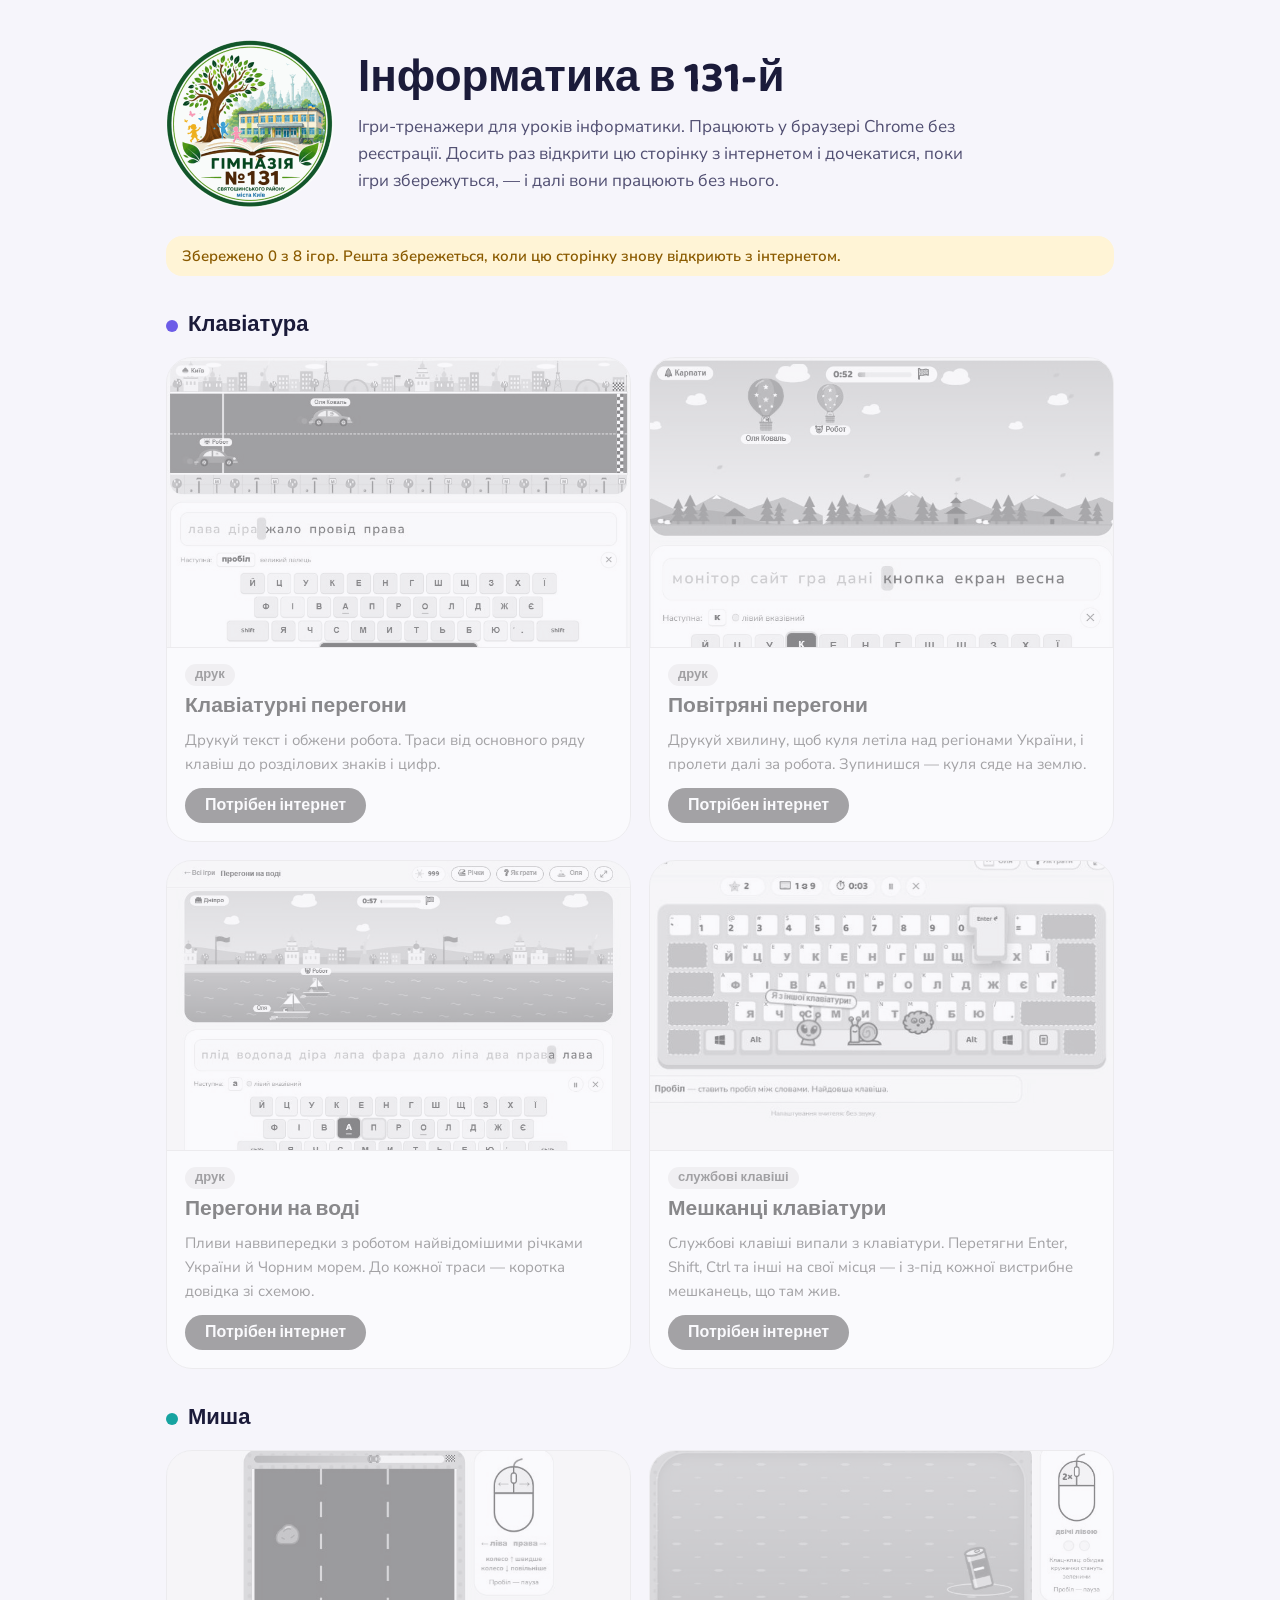
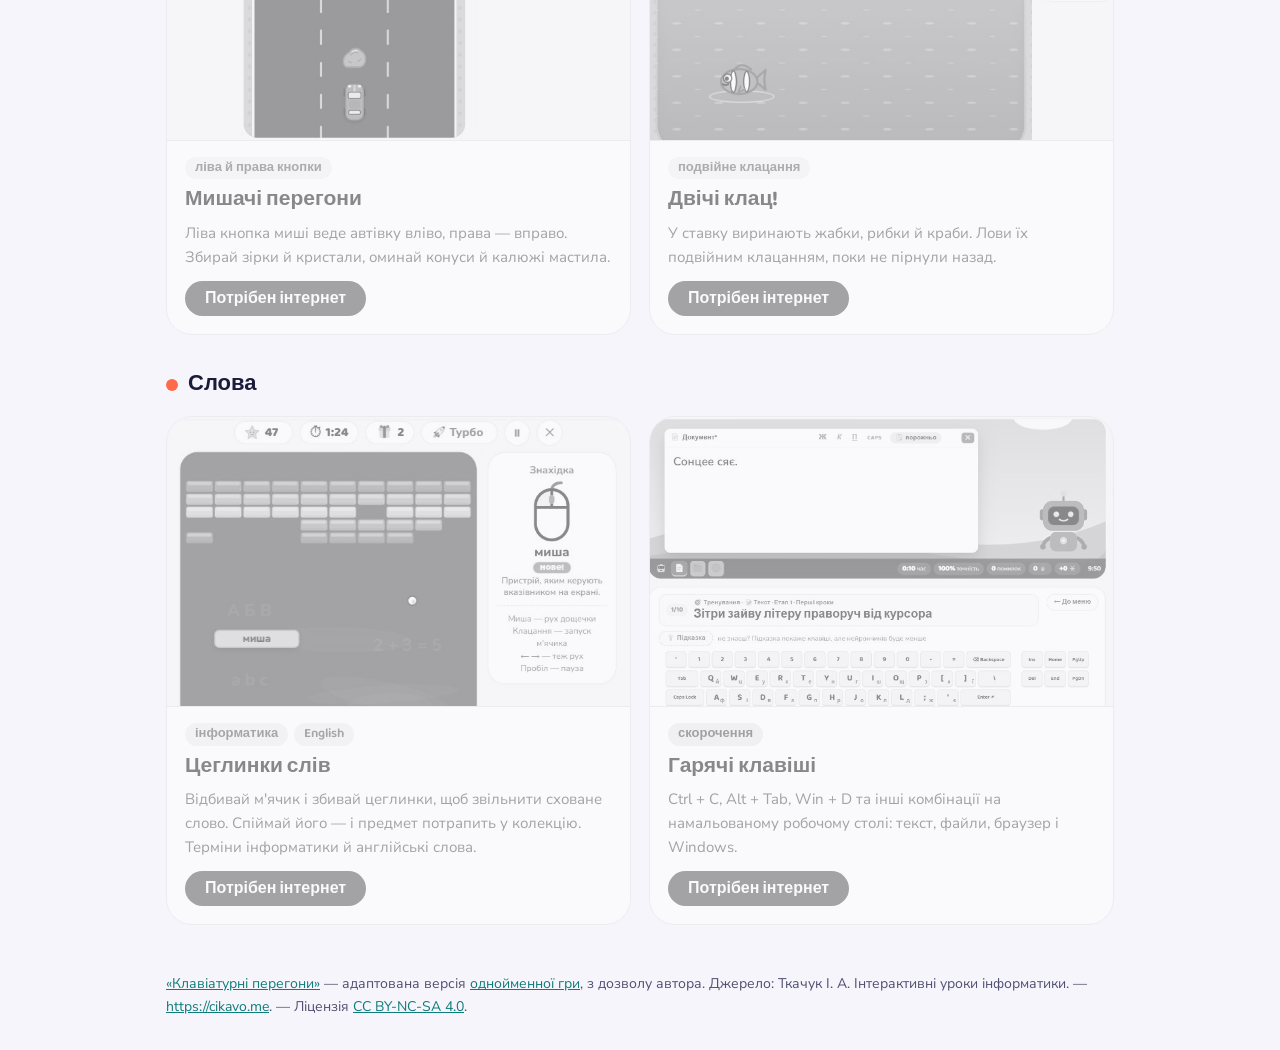
<file: index.html>
<!DOCTYPE html>
<html lang="uk">
<head>
<meta charset="UTF-8">
<meta name="viewport" content="width=device-width, initial-scale=1.0">
<title>Інформатика в 131-й</title>
<meta name="description" content="Ігри-тренажери для уроків інформатики: миша, клавіатура, гарячі клавіші, терміни й англійські слова.">
<link href="fonts/fonts.css" rel="stylesheet">
<link rel="manifest" href="manifest.webmanifest">   <!-- каталог можна встановити як програму -->
<link rel="icon" type="image/png" href="icons/icon-192.png">
<link rel="apple-touch-icon" href="icons/icon-192.png">
<meta name="theme-color" content="#16A3A0">
<script src="/lock.js"></script>   <!-- ігри відкриваються кодом уроку, див. lock.js -->
<style>
  :root{
    --bg:#F6F5FB; --ink:#1B1B3A; --ink-soft:#514F72; --surface:#FFFFFF; --line:#E4E1F5;
    --purple:#6C5CE7; --teal:#16A3A0; --teal-dark:#0E7C7A; --coral:#FF6B4A; --yellow:#FFC93C; --blue:#2D9CDB;
    --radius-m:16px; --radius-l:26px;
  }
  *{box-sizing:border-box;}
  body{margin:0; background:var(--bg); color:var(--ink); font-family:'Nunito Sans',sans-serif; line-height:1.6; -webkit-font-smoothing:antialiased;}
  h1,h2{font-family:'Baloo 2',sans-serif; font-weight:700; margin:0; color:var(--ink);}
  .container{max-width:980px; margin:0 auto; padding:0 16px;}

  /* Емблема ліворуч від заголовка й опису; на телефоні опис переходить під емблему */
  header.container{padding-top:40px; padding-bottom:8px;}
  header{display:grid; grid-template-columns:auto 1fr; grid-template-areas:"logo title" "logo text"; align-content:center; column-gap:24px;}
  header .emblem{grid-area:logo; align-self:center; width:168px; height:168px;}
  header h1{grid-area:title; align-self:end;}
  header p{grid-area:text;}
  @media (max-width:520px){
    header.container{padding-top:24px;}
    header{grid-template-areas:"logo title" "text text"; column-gap:14px;}
    header .emblem{width:72px; height:72px;}
    header h1{align-self:center;}
  }
  header h1{font-size:clamp(30px, 6vw, 44px); line-height:1.15;}
  header p{margin:8px 0 0; color:var(--ink-soft); font-size:17px; max-width:620px;}

  /* Розділи: «Миша», «Клавіатура» */
  .section-title{display:flex; align-items:center; gap:10px; margin:32px 0 14px; font-size:22px;}
  .section-title .dot{width:12px; height:12px; border-radius:50%; background:var(--teal);}
  .section-title.keys .dot{background:var(--purple);}
  .section-title.words .dot{background:var(--coral);}
  /* Одна гра в розділі — картка завширшки як у розділах з двома */
  @media (min-width:620px){ .grid > .card:only-child{max-width:calc(50% - 9px);} }

  .grid{display:grid; grid-template-columns:repeat(auto-fit, minmax(280px, 1fr)); gap:18px;}
  /* Чотири гри в розділі — по дві в ряд, а не три й одна */
  @media (min-width:620px){ .grid:has(> .card:nth-child(4):last-child){grid-template-columns:repeat(2, 1fr);} }
  .card{display:flex; flex-direction:column; background:var(--surface); border:1.5px solid var(--line); border-radius:var(--radius-l);
        overflow:hidden; color:inherit; text-decoration:none; transition:transform .15s, box-shadow .15s, border-color .15s;}
  .card:hover, .card:focus-visible{transform:translateY(-3px); box-shadow:0 10px 24px rgba(27,27,58,.10); border-color:var(--teal); outline:none;}
  .card img{display:block; width:100%; aspect-ratio:16/10; object-fit:cover; object-position:top; background:var(--line); border-bottom:1.5px solid var(--line);}
  .card-body{display:flex; flex-direction:column; gap:8px; padding:16px 18px 18px; flex:1;}
  .card h2{font-size:21px; line-height:1.2;}
  .card p{margin:0; color:var(--ink-soft); font-size:15px; flex:1;}
  .tags{display:flex; gap:6px; flex-wrap:wrap;}
  .tag{font-family:'Baloo 2',sans-serif; font-weight:600; font-size:13px; padding:1px 10px; border-radius:999px; background:#E3F7F6; color:var(--teal-dark);}
  .tag.keys{background:#ECE9FD; color:#5340c9;}
  .tag.words{background:#FFEDE8; color:#C2410C;}
  .play{align-self:flex-start; margin-top:4px; font-family:'Baloo 2',sans-serif; font-weight:700; font-size:16px; color:#fff; background:var(--teal);
        border-radius:999px; padding:5px 20px;}
  .card:hover .play{background:var(--teal-dark);}

  /* Збереження ігор для роботи без інтернету: хід під заголовком, незбережені ігри без інтернету — бляклі */
  .save-note{margin:20px 0 0; padding:8px 16px; border-radius:var(--radius-m); background:#E3F7F6; color:var(--teal-dark); font-weight:600; font-size:15px;}
  .save-note.warn{background:#FFF4D6; color:#8A5A00;}
  .card.no-offline{opacity:.5; filter:grayscale(1);}
  .card.no-offline .play{background:var(--ink-soft);}

  footer.container{margin-top:48px; margin-bottom:32px;}
  footer{color:var(--ink-soft); font-size:14px;}
  footer a{color:var(--teal-dark);}
</style>
</head>
<body>

<header class="container">
  <img class="emblem" src="img/emblem.png" alt="Емблема гімназії № 131 Святошинського району міста Києва">
  <h1>Інформатика в 131-й</h1>
  <p>Ігри-тренажери для уроків інформатики. Працюють у браузері Chrome без реєстрації. Досить раз відкрити цю сторінку з інтернетом і дочекатися, поки ігри збережуться, — і далі вони працюють без нього.</p>
</header>

<main class="container">
  <p class="save-note" id="saveNote" hidden></p>

  <h2 class="section-title keys"><span class="dot"></span>Клавіатура</h2>
  <div class="grid">
    <a class="card" href="/typing-race-kids/">
      <img src="img/typing-race-kids.jpg" alt="Клавіатурні перегони: траса з автівкою учня й роботом" loading="lazy">
      <div class="card-body">
        <div class="tags"><span class="tag keys">друк</span></div>
        <h2>Клавіатурні перегони</h2>
        <p>Друкуй текст і обжени робота. Траси від основного ряду клавіш до розділових знаків і цифр.</p>
        <span class="play">Грати</span>
      </div>
    </a>
    <a class="card" href="/balloon-race-kids/">
      <img src="img/balloon-race-kids.jpg" alt="Повітряні перегони: повітряні кулі учня й робота над Карпатами" loading="lazy">
      <div class="card-body">
        <div class="tags"><span class="tag keys">друк</span></div>
        <h2>Повітряні перегони</h2>
        <p>Друкуй хвилину, щоб куля летіла над регіонами України, і пролети далі за робота. Зупинишся — куля сяде на землю.</p>
        <span class="play">Грати</span>
      </div>
    </a>
    <a class="card" href="/water-race-kids/">
      <img src="img/water-race-kids.jpg" alt="Перегони на воді: вітрильники учня й робота на Дніпрі біля київських круч" loading="lazy">
      <div class="card-body">
        <div class="tags"><span class="tag keys">друк</span></div>
        <h2>Перегони на воді</h2>
        <p>Пливи наввипередки з роботом найвідомішими річками України й Чорним морем. До кожної траси — коротка довідка зі схемою.</p>
        <span class="play">Грати</span>
      </div>
    </a>
    <a class="card" href="/keyboard-residents-kids/">
      <img src="img/keyboard-residents-kids.jpg" alt="Мешканці клавіатури: з-під щойно поставленого Пробілу вистрибують мешканці, а Enter несуть на його місце" loading="lazy">
      <div class="card-body">
        <div class="tags"><span class="tag keys">службові клавіші</span></div>
        <h2>Мешканці клавіатури</h2>
        <p>Службові клавіші випали з клавіатури. Перетягни Enter, Shift, Ctrl та інші на свої місця — і з-під кожної вистрибне мешканець, що там жив.</p>
        <span class="play">Грати</span>
      </div>
    </a>
  </div>

  <h2 class="section-title"><span class="dot"></span>Миша</h2>
  <div class="grid">
    <a class="card" href="/mouse-race-kids/">
      <img src="img/mouse-race-kids.jpg" alt="Мишачі перегони: автівка на дорозі з зірками й перешкодами" loading="lazy">
      <div class="card-body">
        <div class="tags"><span class="tag">ліва й права кнопки</span></div>
        <h2>Мишачі перегони</h2>
        <p>Ліва кнопка миші веде автівку вліво, права — вправо. Збирай зірки й кристали, оминай конуси й калюжі мастила.</p>
        <span class="play">Грати</span>
      </div>
    </a>
    <a class="card" href="/double-click-kids/">
      <img src="img/double-click-kids.jpg" alt="Двічі клац!: ставок, з якого виринають жабки й рибки" loading="lazy">
      <div class="card-body">
        <div class="tags"><span class="tag">подвійне клацання</span></div>
        <h2>Двічі клац!</h2>
        <p>У ставку виринають жабки, рибки й краби. Лови їх подвійним клацанням, поки не пірнули назад.</p>
        <span class="play">Грати</span>
      </div>
    </a>
  </div>

  <h2 class="section-title words"><span class="dot"></span>Слова</h2>
  <div class="grid">
    <a class="card" href="/word-bricks-kids/">
      <img src="img/word-bricks-kids.jpg" alt="Цеглинки слів: стіна цеглинок, падаюче слово «миша» й знайдений предмет" loading="lazy">
      <div class="card-body">
        <div class="tags"><span class="tag words">інформатика</span><span class="tag words">English</span></div>
        <h2>Цеглинки слів</h2>
        <p>Відбивай м'ячик і збивай цеглинки, щоб звільнити сховане слово. Спіймай його — і предмет потрапить у колекцію. Терміни інформатики й англійські слова.</p>
        <span class="play">Грати</span>
      </div>
    </a>
    <a class="card" href="/hot-keys/">
      <img src="img/hot-keys.jpg" alt="Гарячі клавіші: намальований робочий стіл із вікном документа" loading="lazy">
      <div class="card-body">
        <div class="tags"><span class="tag keys">скорочення</span></div>
        <h2>Гарячі клавіші</h2>
        <p>Ctrl + C, Alt + Tab, Win + D та інші комбінації на намальованому робочому столі: текст, файли, браузер і Windows.</p>
        <span class="play">Грати</span>
      </div>
    </a>
  </div>

</main>

<footer class="container">
  <a href="/typing-race-kids/">«Клавіатурні перегони»</a> — адаптована версія <a href="https://cikavo.me/labs/typing-race/">однойменної гри</a>, з дозволу автора. Джерело: Ткачук І. А. Інтерактивні уроки інформатики. — <a href="https://cikavo.me">https://cikavo.me</a>. — Ліцензія <a href="https://creativecommons.org/licenses/by-nc-sa/4.0/deed.uk">CC BY-NC-SA 4.0</a>.
  <!-- Поки замок вимкнено (ENABLED у lock.js), посилання на код уроку не показуємо:
  <br><a href="/teacher/">Для вчителя: код уроку</a> -->
</footer>

<script>
// Офлайн-режим: після першого відкриття з інтернетом каталог відкривається й без мережі (див. sw.js).
// Заразом реєструємо власні sw.js усіх ігор з карток: кожна гра зберігає себе так, ніби її вже відкрили.
// По одній, а не всі разом: на слабкому інтернеті вісім одночасних завантажень не закінчує жодне, а так за коротке
// відкриття встигають хоч кілька ігор, решта — наступного разу (що вже завантажено, sw.js гри не завантажує вдруге).
if('serviceWorker' in navigator && location.protocol.startsWith('http')){
  const note = document.getElementById('saveNote');
  const cards = [...document.querySelectorAll('a.card')];
  const say = (text, warn)=>{ note.textContent = text; note.hidden = !text; note.classList.toggle('warn', !!warn); };
  // Нова версія sw.js встановлюється (сама завантажує змінені файли) — чекаємо, доки встановиться або відпаде.
  // Кожен файл sw.js чекає не довше 30 с, тож хвилина — це вже щось, що від нас не залежить
  const settled = w=>new Promise(done=>{
    const t = setTimeout(done, 60000);
    const check = ()=>{ if(w.state === 'activated' || w.state === 'redundant'){ clearTimeout(t); done(); } };
    w.addEventListener('statechange', check);
    check();
  });
  // Версія та сама — просимо оновити збережену копію (разом зі спільними файлами сайту) і чекаємо відповіді: true — оновлено.
  // Старі sw.js не відповідають — тоді просто не чекаємо довше 20 с
  const refresh = w=>new Promise(done=>{
    const ch = new MessageChannel(), t = setTimeout(()=>done(false), 20000);
    ch.port1.onmessage = e=>{ clearTimeout(t); done(e.data === true); };
    w.postMessage('refresh', [ch.port2]);
  });
  // Збережені копії оновлюємо не частіше разу на годину: учні відкривають каталог багато разів за урок,
  // а свіжу версію гри й так приносить її відкриття з інтернетом. Нова версія sw.js встановлюється завжди
  const REFRESHED = 'site-refreshed', HOUR = 3600000;
  let due = true;
  try{ due = !(Date.now() - (+localStorage.getItem(REFRESHED) || 0) < HOUR); }catch(e){}
  let busy = false, allFresh = true;
  // true — гра (чи каталог) збережена на цьому комп'ютері й відкриється без інтернету
  // Встановлена версія при порожньому місці активної мала б увімкнутися одразу, але Chrome буває так і лишає її чекати
  // (бачили на keyboard-residents-kids: active немає, waiting — installed), і гра не працює без інтернету.
  // Тоді реєструємо гру заново: нова реєстрація бере вже збережені файли з кешу, нічого не качаючи вдруге
  const stuck = reg=>!reg.active && !reg.installing && !!reg.waiting;
  const renew = async (reg, url, opts)=>{ await reg.unregister(); return navigator.serviceWorker.register(url, opts); };
  async function keep(url, scope){
    const opts = scope ? { scope } : undefined;
    let reg;
    try{
      reg = await navigator.serviceWorker.register(url, opts);
      if(stuck(reg)) reg = await renew(reg, url, opts);
    }catch(e){ return false; }
    if(navigator.onLine){
      // update() — бо повторна реєстрація не перевіряє, чи змінився sw.js гри
      if(!reg.installing && !reg.waiting) await reg.update().catch(()=>{});
      const fresh = reg.installing || reg.waiting;
      if(fresh){
        await settled(fresh);
        if(stuck(reg)) try{ reg = await renew(reg, url, opts); const w = reg.installing || reg.waiting; if(w) await settled(w); }catch(e){}
      }
      else if(reg.active && due){ if(!await refresh(reg.active)) allFresh = false; }
    }
    return !!reg.active;
  }
  const n = cards.length;
  let saved = 0;
  const progress = ()=>say(`Зберігаю ігри для роботи без інтернету: ${saved} з ${n}. Не закривайте цю сторінку.`);
  const work = ()=>{ if(!busy){ busy = true; progress(); } };
  // Рядок — лише коли sw.js справді почав щось завантажувати (сам каже про це), а не на кожну перевірку
  try{ new BroadcastChannel('offline-save').onmessage = work; }catch(e){}
  (async ()=>{
    const online = navigator.onLine;
    await keep('sw.js');
    for(const a of cards){
      const ok = await keep(a.pathname + 'sw.js', a.pathname);
      if(ok) saved++;
      if(busy) progress();
      if(!ok){ a.classList.add('no-offline'); a.querySelector('.play').textContent = 'Потрібен інтернет'; }   // онлайн грати можна й так
    }
    if(online && due && allFresh && saved === n) try{ localStorage.setItem(REFRESHED, Date.now()); }catch(e){}
    if(saved === n){
      if(busy){ say('Усі ігри збережено: далі вони працюють і без інтернету.'); setTimeout(()=>say(''), 8000); }
      else say('');
    }else if(online) say(`Збережено ${saved} з ${n} ігор. Решта збережеться, коли цю сторінку знову відкриють з інтернетом.`, true);
    else say(`Без інтернету працюють ${saved} з ${n} ігор. Решта з'являться, коли цю сторінку відкриють з інтернетом.`, true);
  })();
}
</script>
</body>
</html>
</file>
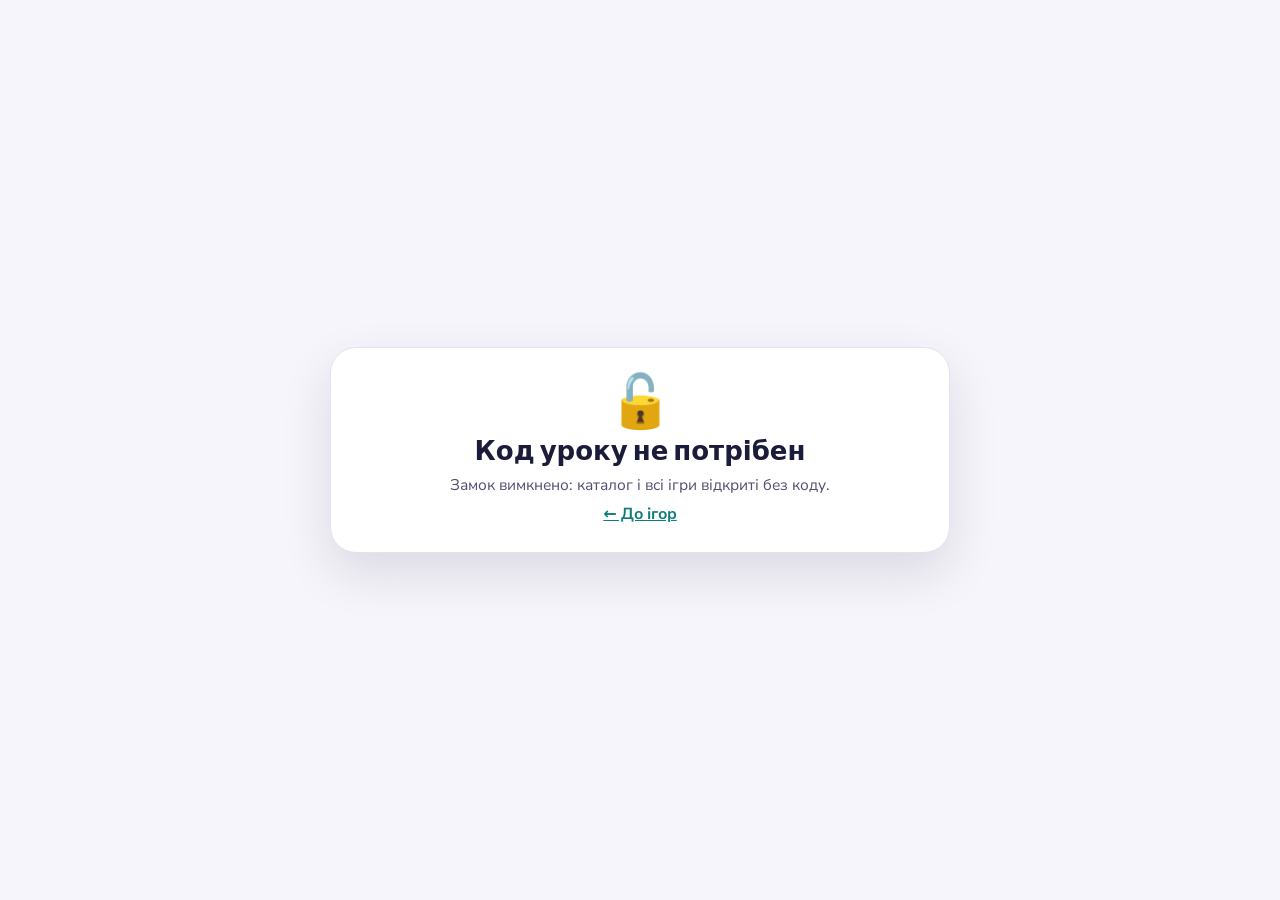
<file: teacher/index.html>
<!DOCTYPE html>
<html lang="uk">
<head>
<meta charset="UTF-8">
<meta name="viewport" content="width=device-width, initial-scale=1.0">
<title>Код уроку · Інформатика в 131-й</title>
<meta name="robots" content="noindex">
<link href="../fonts/fonts.css" rel="stylesheet">
<link rel="icon" type="image/png" href="../icons/icon-192.png">
<style>
  body{margin:0; min-height:100vh; display:flex; align-items:center; justify-content:center; padding:16px; box-sizing:border-box; background:#F6F5FB;}
  #teacher{width:100%; max-width:620px;}
  #teacher .ll-card{max-width:none;}
</style>
<!-- Сторінка вчителя: код уроку на сьогодні та відкрити чи закрити ігри на цьому комп'ютері. Уся логіка — у lock.js -->
<script src="../lock.js" data-teacher></script>
</head>
<body>
<main id="teacher"></main>
</body>
</html>
</file>
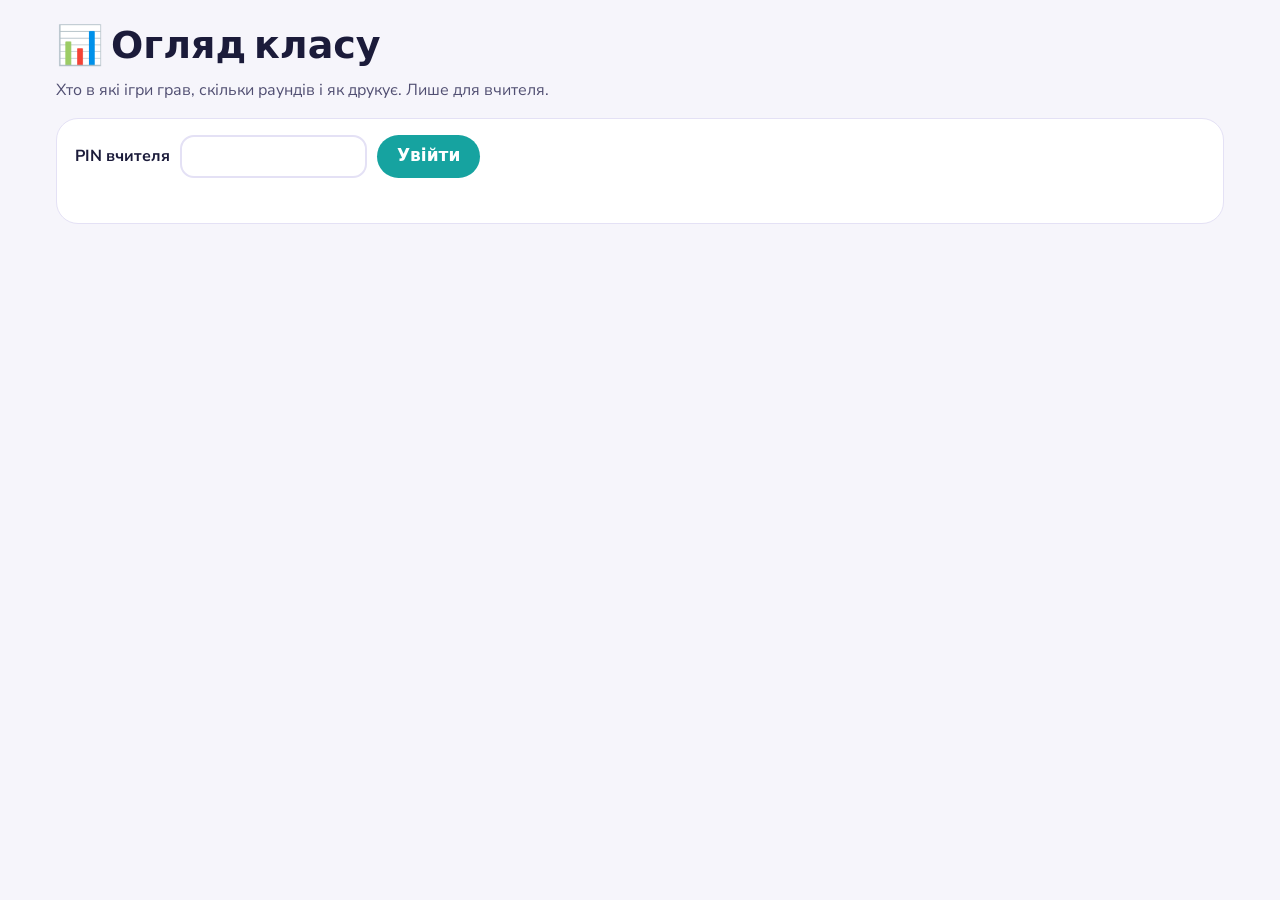
<file: teacher/class/index.html>
<!DOCTYPE html>
<html lang="uk">
<head>
<meta charset="UTF-8">
<meta name="viewport" content="width=device-width, initial-scale=1.0">
<title>Огляд класу · Інформатика в 131-й</title>
<meta name="robots" content="noindex">
<link href="../../fonts/fonts.css" rel="stylesheet">
<link rel="icon" type="image/png" href="../../icons/icon-192.png">
<!-- Огляд класу для вчителя: хто в які ігри грав, скільки раундів, бали, наліпки, швидкість друку й коли грав востаннє.
     Вхід — PIN вчителя (властивість скрипту TEACHER_PIN у Google Таблиці), не PIN класу. PIN ніде не зберігається:
     після оновлення сторінки його треба ввести знову. Дані — з аркуша «Прогрес» через /account.js -->
<script src="/account.js"></script>
<style>
  :root{--ink:#1B1B3A; --soft:#514F72; --teal:#16A3A0; --teal-d:#0E7C7A; --line:#E4E1F5; --bg:#F6F5FB; --coral:#C2410C;}
  *{box-sizing:border-box;}
  body{margin:0; min-height:100vh; background:var(--bg); color:var(--ink); font-family:'Nunito Sans',system-ui,sans-serif; line-height:1.45;}
  main{max-width:1200px; margin:0 auto; padding:20px 16px 40px;}
  h1{font-family:'Baloo 2',system-ui,sans-serif; font-weight:800; font-size:clamp(26px, 3.5vw, 38px); margin:0 0 4px;}
  .sub{color:var(--soft); margin:0 0 16px;}
  .card{background:#fff; border:1.5px solid var(--line); border-radius:22px; padding:16px 18px; margin-bottom:16px;}
  .bar{display:flex; flex-wrap:wrap; gap:10px; align-items:center;}
  input, select{font:inherit; font-size:17px; padding:7px 12px; border:2px solid var(--line); border-radius:14px; color:var(--ink); background:#fff;}
  input.pin{width:11em; letter-spacing:.15em; text-align:center; font-weight:700;}
  button{font-family:'Baloo 2',system-ui,sans-serif; font-weight:700; font-size:17px; border:none; border-radius:999px; padding:8px 20px; cursor:pointer; background:var(--teal); color:#fff;}
  button:hover{background:var(--teal-d);}
  .err{color:var(--coral); font-weight:700; min-height:1.4em; margin-top:6px;}
  .scroll{overflow-x:auto;}
  table{border-collapse:collapse; width:100%; font-size:15px; min-width:760px;}
  th, td{padding:7px 8px; border-bottom:1.5px solid var(--line); text-align:center; white-space:nowrap;}
  th{color:var(--soft); font-size:13px; font-weight:700; vertical-align:bottom;}
  th .gi{display:block; font-size:24px; font-family:'Segoe UI Emoji','Apple Color Emoji',sans-serif;}
  td.n, th.n{text-align:left;}
  td.n small{color:var(--soft);}
  td.z{color:#C9C6DC;}
  tr.old td{color:var(--soft);}
  tr.never td{color:#B3B0C8;}
  .stat{display:flex; flex-wrap:wrap; gap:18px; margin:4px 0 12px; color:var(--soft);}
  .stat b{font-family:'Baloo 2',system-ui,sans-serif; font-size:24px; color:var(--ink); margin-right:4px;}
  .note{color:var(--soft); font-size:14px; margin-top:10px;}
  [hidden]{display:none !important;}
</style>
</head>
<body>
<main>
  <h1>📊 Огляд класу</h1>
  <p class="sub">Хто в які ігри грав, скільки раундів і як друкує. Лише для вчителя.</p>

  <section class="card" id="login">
    <div class="bar"><b>PIN вчителя</b><input class="pin" id="tpin" type="password" inputmode="numeric" autocomplete="off"><button id="tpinBtn">Увійти</button></div>
    <div class="err" id="loginErr"></div>
  </section>

  <section class="card" id="pick" hidden>
    <div class="bar"><b>Клас</b><select id="cls"></select><button id="showBtn">Показати</button></div>
    <div class="err" id="pickErr"></div>
  </section>

  <section class="card" id="view" hidden>
    <div class="stat" id="stat"></div>
    <div class="scroll"><table id="table"></table></div>
    <p class="note">У клітинці гри — скільки раундів зіграно; наведіть мишу, щоб побачити бали, наліпки й дату. Зн/хв — звична швидкість друку з перегонів.
      Сірим — ті, хто не грав понад тиждень, блідим — ще жодного разу не входили.</p>
  </section>
</main>
<script>
(()=>{
  const $ = id=>document.getElementById(id);
  const esc = s=>String(s).replace(/[&<>"']/g, c=>({'&':'&amp;','<':'&lt;','>':'&gt;','"':'&quot;',"'":'&#39;'}[c]));
  const ERR = { pin:'PIN не підходить.', busy:'Забагато спроб. Зачекайте 10 хвилин.', 'no-teacher-pin':'PIN вчителя ще не задано: властивість TEACHER_PIN у скрипті таблиці (README каталогу).' };
  let tpin = '';
  if(!window.Account){ $('loginErr').textContent = 'Сторінка працює лише на сайті ігор.'; return; }
  const ask = async req=>{ try{ return await Account.api({ ...req, tpin }); }catch(e){ return { error:'net' }; } };
  const errText = r=>ERR[r.error] || 'Немає зв\'язку з сервером.';

  $('tpin').addEventListener('keydown', e=>{ if(e.key === 'Enter') $('tpinBtn').click(); });
  $('tpinBtn').addEventListener('click', async ()=>{
    tpin = $('tpin').value;
    $('loginErr').textContent = 'Перевіряю…';
    const r = await ask({ a:'teacherClasses' });
    if(!r.ok){ $('loginErr').textContent = errText(r); return; }
    $('loginErr').textContent = '';
    $('cls').innerHTML = r.classes.map(c=>`<option value="${esc(c.name)}">${esc(c.name)} · ${c.count} учн.</option>`).join('');
    $('login').hidden = true;
    $('pick').hidden = false;
  });
  $('showBtn').addEventListener('click', async ()=>{
    $('pickErr').textContent = 'Збираю дані…';
    const r = await ask({ a:'teacherOverview', cls:$('cls').value });
    if(!r.ok){ $('pickErr').textContent = errText(r); return; }
    $('pickErr').textContent = '';
    render(r.students);
  });

  const day = t=>t ? new Date(t).toLocaleDateString('uk', { day:'numeric', month:'short' }) : '';
  function render(list){
    const games = Account.games, week = Date.now() - 7 * 86400000;
    const active = list.filter(u=>u.last > week).length, joined = list.filter(u=>u.joined).length;
    const paces = list.map(u=>u.pace).filter(Boolean);
    $('stat').innerHTML = `<span><b>${list.length}</b>учнів</span><span><b>${joined}</b>увійшли в акаунт</span><span><b>${active}</b>грали цього тижня</span>` +
      (paces.length ? `<span><b>${Math.round(paces.reduce((a, b)=>a + b, 0) / paces.length)}</b>зн/хв у середньому</span>` : '');
    $('table').innerHTML = `<tr><th class="n">Учень</th><th>Востаннє</th><th>Зн/хв</th>${games.map(([, ico, name])=>`<th title="${esc(name)}"><span class="gi">${ico}</span></th>`).join('')}<th>Ігор</th></tr>` +
      list.map(u=>{
        const cls = !u.joined ? 'never' : u.last < week ? 'old' : '';
        const cells = games.map(([id])=>{
          const g = u.games[id];
          return g && g.r ? `<td title="${g.p} балів · ${g.s} наліпок · ${day(g.t)}">${g.r}</td>` : '<td class="z">·</td>';
        }).join('');
        const n = games.filter(([id])=>u.games[id]?.r || u.played.includes(id)).length;
        return `<tr class="${cls}"><td class="n">${esc(u.name)}${u.nick ? ` <small>${esc(u.nick)}</small>` : ''}</td>
          <td>${u.joined ? day(u.last) || '—' : 'ще ні'}</td><td>${u.pace || ''}</td>${cells}<td>${n}</td></tr>`;
      }).join('');
    $('view').hidden = false;
  }
})();
</script>
</body>
</html>
</file>
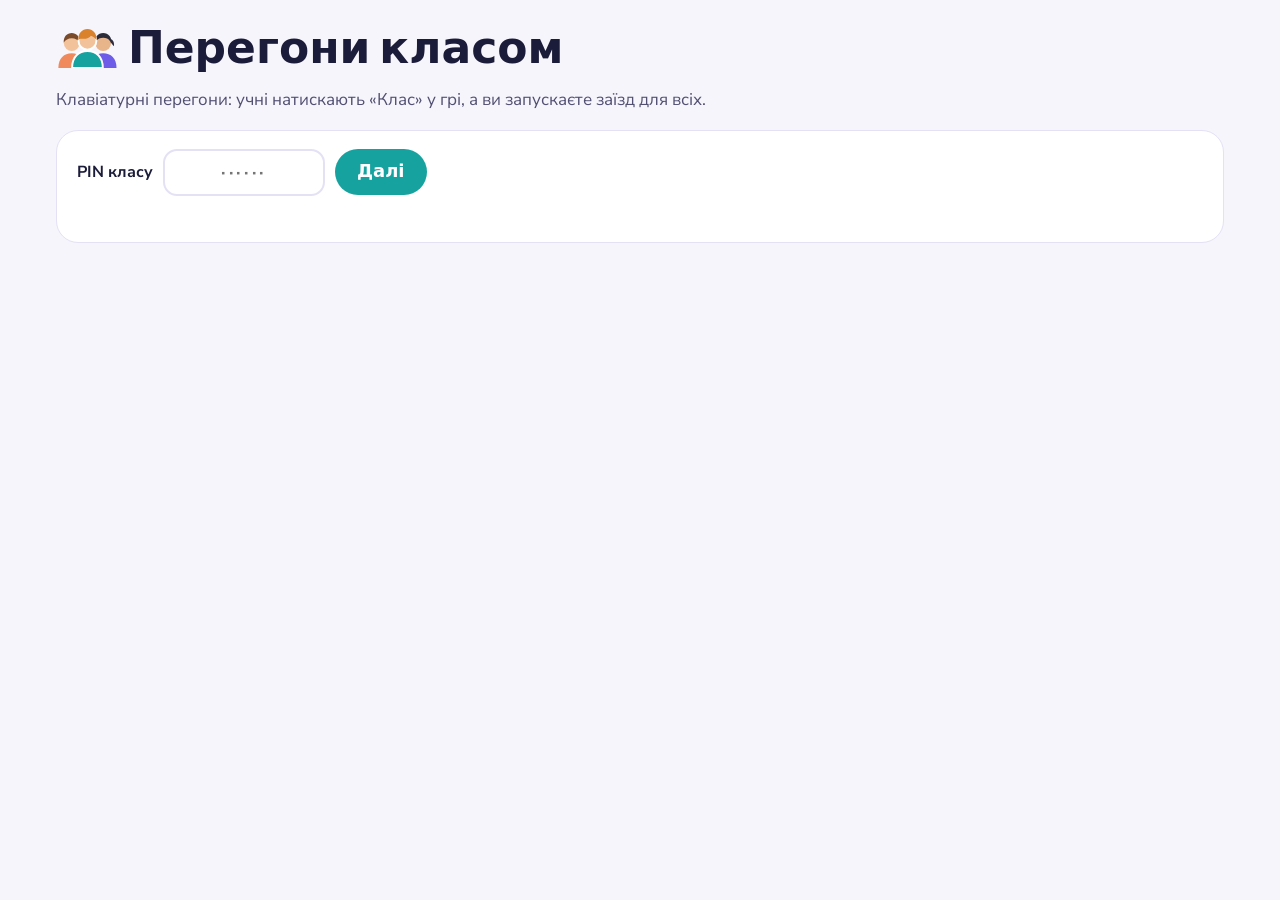
<file: teacher/race/index.html>
<!DOCTYPE html>
<html lang="uk">
<head>
<meta charset="UTF-8">
<meta name="viewport" content="width=device-width, initial-scale=1.0">
<title>Перегони класом · Інформатика в 131-й</title>
<meta name="robots" content="noindex">
<link href="../../fonts/fonts.css" rel="stylesheet">
<link rel="icon" type="image/png" href="../../icons/icon-192.png">
<!-- Перегони класом для вчителя й проєктора: учитель вводить PIN класу, відкриває заїзд, учні натискають «Клас» у грі
     й з'являються тут, «Старт» запускає відлік в усіх. Під час заїзду — усі учасники на одній трасі, потім таблиця місць.
     Дані — у базі Firebase через /duel.js; ключ класу дає /account.js за PIN. Захисту, окрім PIN класу, немає -->
<script src="/account.js"></script>
<script src="/duel.js"></script>
<script src="/classrace.js"></script>   <!-- лише заради значка «Клас» (троє дітей) -->
<style>
  :root{--ink:#1B1B3A; --soft:#514F72; --teal:#16A3A0; --teal-d:#0E7C7A; --line:#E4E1F5; --bg:#F6F5FB; --coral:#C2410C; --gold:#F5B700;}
  *{box-sizing:border-box;}
  body{margin:0; min-height:100vh; background:var(--bg); color:var(--ink); font-family:'Nunito Sans',system-ui,sans-serif; line-height:1.45;}
  main{max-width:1200px; margin:0 auto; padding:20px 16px 40px;}
  h1{font-family:'Baloo 2',system-ui,sans-serif; font-weight:800; font-size:clamp(28px, 4vw, 44px); margin:0 0 4px;}
  .sub{color:var(--soft); font-size:17px; margin:0 0 18px;}
  .card{background:#fff; border:1.5px solid var(--line); border-radius:22px; padding:18px 20px; margin-bottom:16px;}
  .bar{display:flex; flex-wrap:wrap; gap:10px; align-items:center;}
  input, select{font:inherit; font-size:18px; padding:8px 12px; border:2px solid var(--line); border-radius:14px; color:var(--ink); background:#fff;}
  input.pin{width:9em; letter-spacing:.2em; text-align:center; font-weight:700;}
  button{font-family:'Baloo 2',system-ui,sans-serif; font-weight:700; font-size:18px; border:none; border-radius:999px; padding:9px 22px; cursor:pointer; background:var(--teal); color:#fff;}
  button:hover{background:var(--teal-d);}
  button.light{background:#E3F7F6; color:var(--teal-d);}
  button.stop{background:#FDE7DF; color:var(--coral);}
  button:disabled{opacity:.45; cursor:default;}
  .err{color:var(--coral); font-weight:700; min-height:1.4em; margin-top:6px;}
  .state{font-family:'Baloo 2',system-ui,sans-serif; font-weight:700; font-size:clamp(22px, 3vw, 32px); margin:4px 0 12px;}
  .count{font-size:clamp(60px, 9vw, 110px); font-family:'Baloo 2',system-ui,sans-serif; font-weight:800; line-height:1; color:var(--teal-d);}
  .names{display:flex; flex-wrap:wrap; gap:8px; margin-top:12px;}
  .names span{background:var(--bg); border-radius:999px; padding:6px 14px; font-weight:700; font-size:clamp(16px, 1.8vw, 22px);}
  .track{display:flex; flex-direction:column; gap:6px;}
  .lane{display:grid; grid-template-columns:minmax(120px, 18%) 1fr 70px; gap:10px; align-items:center; font-size:clamp(15px, 1.7vw, 22px); font-weight:700;}
  .lane .name{overflow:hidden; text-overflow:ellipsis; white-space:nowrap;}
  .road{position:relative; height:clamp(20px, 2.6vw, 34px); background:#4B4B66; border-radius:10px; overflow:hidden;}
  .road::after{content:''; position:absolute; right:0; top:0; bottom:0; width:8px; background:repeating-linear-gradient(0deg, #fff 0 6px, #1B1B3A 6px 12px);}
  .road i{position:absolute; left:0; top:0; bottom:0; background:linear-gradient(90deg, #16A3A0, #6EE7E2); border-radius:10px; transition:width .35s linear;}
  .lane.done .road i{background:linear-gradient(90deg, #F5B700, #FFE27A);}
  .lane .place{text-align:right; color:var(--soft);}
  table{width:100%; border-collapse:collapse; font-size:clamp(17px, 2vw, 26px);}
  td, th{padding:8px 10px; text-align:left; border-bottom:1.5px solid var(--line);}
  th{color:var(--soft); font-size:.7em; font-weight:700;}
  td.n{width:3em; font-family:'Baloo 2',system-ui,sans-serif; font-weight:800;}
  tr.top td.n{color:var(--gold);}
  .muted{color:var(--soft);}
  [hidden]{display:none !important;}
</style>
</head>
<body>
<main>
  <h1><span class="ico"></span> Перегони класом</h1>
  <p class="sub">Клавіатурні перегони: учні натискають «Клас» у грі, а ви запускаєте заїзд для всіх.</p>

  <section class="card" id="login">
    <div class="bar"><b>PIN класу</b><input class="pin" id="pin" inputmode="numeric" autocomplete="off" placeholder="······"><button id="pinBtn">Далі</button></div>
    <div class="err" id="pinErr"></div>
  </section>

  <section class="card" id="ctl" hidden>
    <div class="bar">
      <label>Траса <select id="track">
        <option value="city">Київ — основний ряд</option><option value="london">Лондон — верхній ряд</option>
        <option value="forest">Ліс — слова</option><option value="desert">Пустеля — фрази</option><option value="arctic">Арктика — більше фраз</option>
        <option value="paris">Париж — цифри й знаки</option><option value="newyork">Нью-Йорк — цифри й знаки</option>
        <option value="tokyo">Токіо — спецсимволи</option><option value="cairo">Каїр — спецсимволи</option><option value="rio">Ріо — спецсимволи</option>
      </select></label>
      <label>Мова <select id="lang"><option value="uk">українська</option><option value="en">англійська</option></select></label>
      <button id="openBtn">Відкрити заїзд</button>
      <button id="startBtn" disabled>🚦 Старт</button>
      <button id="stopBtn" class="stop" disabled>Зупинити</button>
      <button id="otherBtn" class="light">Інший клас</button>
    </div>
    <div class="err" id="ctlErr"></div>
  </section>

  <section class="card" id="view" hidden>
    <div class="state" id="state"></div>
    <div id="body"></div>
  </section>
</main>
<script>
(()=>{
  const GAME = 'typing-race-kids';
  const LEAD_MS = 5000;   // від «Старту» до «Руш!»: учні мають встигнути отримати час старту
  const $ = id=>document.getElementById(id);
  const esc = s=>String(s).replace(/[&<>"']/g, c=>({'&':'&amp;','<':'&lt;','>':'&gt;','"':'&quot;',"'":'&#39;'}[c]));
  let db = null, base = null, race = null, field = {}, tick = 0;

  const ICON = window.Klass ? window.Klass.icon : '';
  document.querySelectorAll('.ico').forEach(e=>e.innerHTML = ICON);
  if(!window.Account || !window.Duel){ $('pinErr').textContent = 'Акаунт не підключено: сторінка працює лише на сайті ігор.'; return; }

  $('pin').addEventListener('keydown', e=>{ if(e.key === 'Enter') $('pinBtn').click(); });
  $('pinBtn').addEventListener('click', async ()=>{
    $('pinErr').textContent = 'Шукаю клас…';
    const r = await Account.classKey($('pin').value);
    if(r.error){ $('pinErr').textContent = r.error === 'pin' ? 'Такого PIN немає.' : r.error === 'empty' ? 'У цьому класі ще немає учнів.' : r.error === 'busy' ? 'Забагато спроб. Зачекайте кілька хвилин.' : 'Немає зв\'язку з сервером.'; return; }
    db = await Duel.db();
    if(!db){ $('pinErr').textContent = 'Немає зв\'язку з базою перегонів.'; return; }
    $('pinErr').textContent = '';
    base = db.ref('duel/' + r.cls);
    base.child('race').on('value', s=>{ race = s.val(); if(race && race.game !== GAME) race = null; render(); });
    base.child('cp').on('value', s=>{ field = s.val() || {}; render(); });
    $('login').hidden = true; $('ctl').hidden = false; $('view').hidden = false;
    clearInterval(tick); tick = setInterval(render, 500);   // таймер заїзду
  });
  $('otherBtn').addEventListener('click', ()=>location.reload());

  const write = v=>base.child('race').set(v).catch(()=>{ $('ctlErr').textContent = 'База не прийняла зміну. Оновіть правила Firebase (README каталогу, розділ «Разом»).'; });
  $('openBtn').addEventListener('click', ()=>{ $('ctlErr').textContent = ''; write({ state:'lobby', round:(race?.round || 0) + 1, game:GAME }); });
  $('startBtn').addEventListener('click', ()=>write({ state:'race', round:race.round, game:GAME, track:$('track').value, lang:$('lang').value,
    seed:Math.floor(Math.random() * 2 ** 31), start:Duel.serverNow() + LEAD_MS }));
  $('stopBtn').addEventListener('click', ()=>write({ state:'stop', round:race?.round || 0, game:GAME }));

  const players = ()=>race ? Object.entries(field).filter(([, p])=>p.round === race.round).map(([id, p])=>({ id, ...p })) : [];
  const fmt = ms=>{ const s = Math.max(0, Math.round(ms / 1000)); return `${Math.floor(s / 60)}:${String(s % 60).padStart(2, '0')}`; };

  function render(){
    const list = players();
    $('startBtn').disabled = !(race && race.state === 'lobby' && list.length);
    $('stopBtn').disabled = !(race && race.state !== 'stop');
    const body = $('body');
    if(!race || race.state === 'stop'){
      $('state').textContent = 'Натисніть «Відкрити заїзд»';
      body.innerHTML = `<p class="muted">Потім учні натискають «${ICON} Клас» у Клавіатурних перегонах і з'являються тут.</p>`;
      return;
    }
    if(race.state === 'lobby'){
      $('state').textContent = 'Чекаємо учнів';
      body.innerHTML = `<div class="count">${list.length}</div><p class="muted">${list.length ? 'готові до старту' : `Учні натискають «${ICON} Клас» у грі`}</p>
        <div class="names">${list.sort((a, b)=>String(a.label).localeCompare(String(b.label), 'uk')).map(p=>`<span>${esc(p.label)}</span>`).join('')}</div>`;
      return;
    }
    // Заїзд: місце — за часом фінішу, далі за надрукованим
    const total = Math.max(1, ...list.map(p=>p.len || 0), ...list.map(p=>p.pos || 0));   // len — довжина тексту від гри учня
    const ranked = list.slice().sort((a, b)=>(a.fin && b.fin) ? a.fin - b.fin : a.fin ? -1 : b.fin ? 1 : (b.pos || 0) - (a.pos || 0));
    const left = race.start - Duel.serverNow();
    const done = ranked.length && ranked.every(p=>p.fin);
    $('state').textContent = left > 0 ? `Старт через ${Math.ceil(left / 1000)}…` : done ? 'Усі на фініші!' : `Їдемо · ${fmt(-left)} · на фініші ${ranked.filter(p=>p.fin).length} з ${ranked.length}`;
    const finished = ranked.filter(p=>p.fin);
    const table = finished.length ? `<table><tr><th>Місце</th><th>Гравець</th><th>Час</th><th>Знаків/хв</th></tr>${finished.map((p, i)=>{
        const ms = p.fin - race.start;
        return `<tr class="${i < 3 ? 'top' : ''}"><td class="n">${i + 1}</td><td>${esc(p.label)}</td><td>${fmt(ms)}</td><td>${Math.round((p.pos || 0) / Math.max(1, ms) * 60000)}</td></tr>`;
      }).join('')}</table>` : '';
    const track = done ? '' : `<div class="track">${ranked.map((p, i)=>`<div class="lane${p.fin ? ' done' : ''}"><span class="name">${esc(p.label)}</span>
        <span class="road"><i style="width:${Math.min(100, (p.pos || 0) / total * 100)}%"></i></span><span class="place">${p.fin ? '🏁 ' + (i + 1) : i + 1}</span></div>`).join('')}</div>`;
    body.innerHTML = track + (table ? `<div style="margin-top:${track ? 18 : 0}px">${table}</div>` : '');
  }
})();
</script>
</body>
</html>
</file>
<file: fonts/fonts.css>
/* Шрифти лежать поруч, щоб сторінка не залежала від Google Fonts.
   Baloo 2 у Google Fonts не має кирилиці: українські літери в заголовках показує системний шрифт, як і в онлайн-версії.
   Ліцензія обох шрифтів — SIL Open Font License 1.1 (OFL-*.txt). */
@font-face{
  font-family:'Baloo 2'; font-style:normal; font-weight:500 800; font-display:swap;
  src:url(baloo2-latin.woff2) format('woff2');
  unicode-range:U+0000-00FF, U+0131, U+0152-0153, U+02BB-02BC, U+02C6, U+02DA, U+02DC, U+0304, U+0308, U+0329, U+2000-206F, U+20AC, U+2122, U+2191, U+2193, U+2212, U+2215, U+FEFF, U+FFFD;
}
@font-face{
  font-family:'Nunito Sans'; font-style:normal; font-weight:400 800; font-display:swap;
  src:url(nunitosans-cyrillic.woff2) format('woff2');
  unicode-range:U+0301, U+0400-045F, U+0490-0491, U+04B0-04B1, U+2116;
}
@font-face{
  font-family:'Nunito Sans'; font-style:normal; font-weight:400 800; font-display:swap;
  src:url(nunitosans-latin.woff2) format('woff2');
  unicode-range:U+0000-00FF, U+0131, U+0152-0153, U+02BB-02BC, U+02C6, U+02DA, U+02DC, U+0304, U+0308, U+0329, U+2000-206F, U+20AC, U+2122, U+2191, U+2193, U+2212, U+2215, U+FEFF, U+FFFD;
}
</file>
